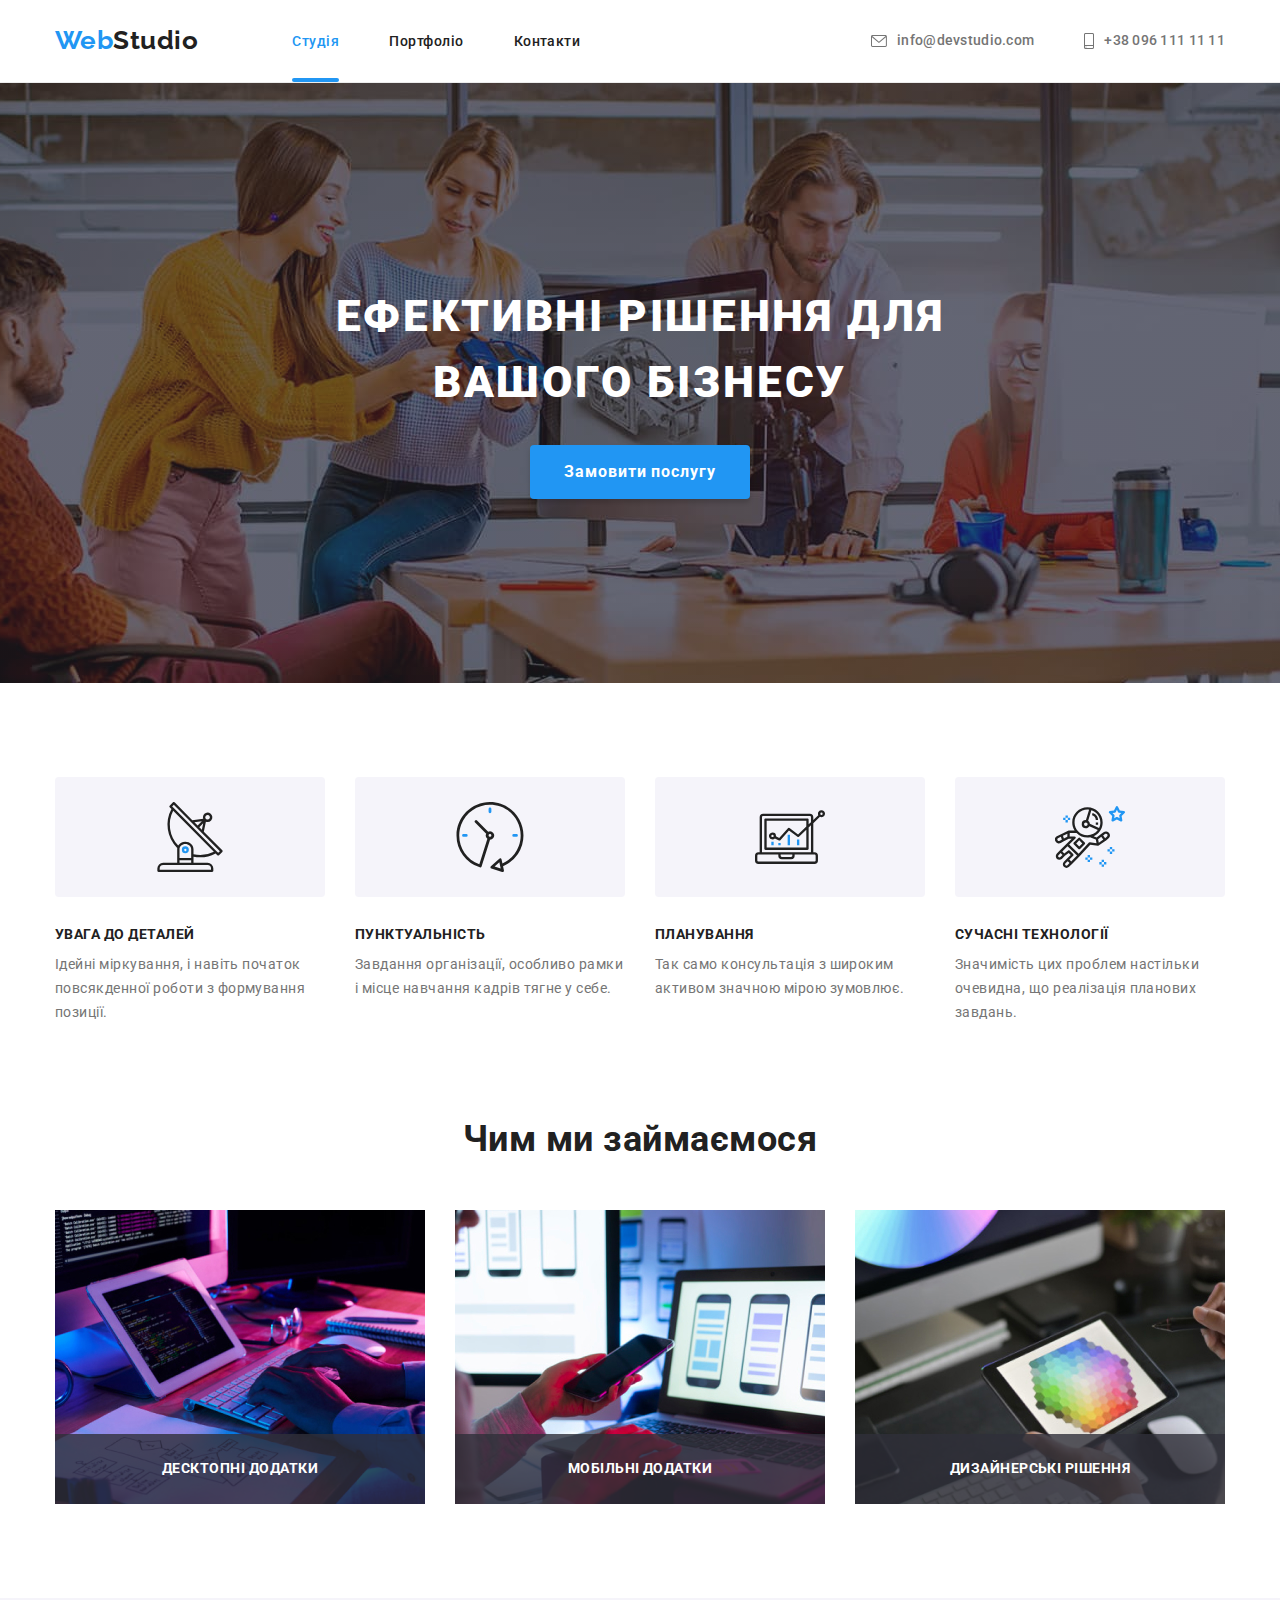
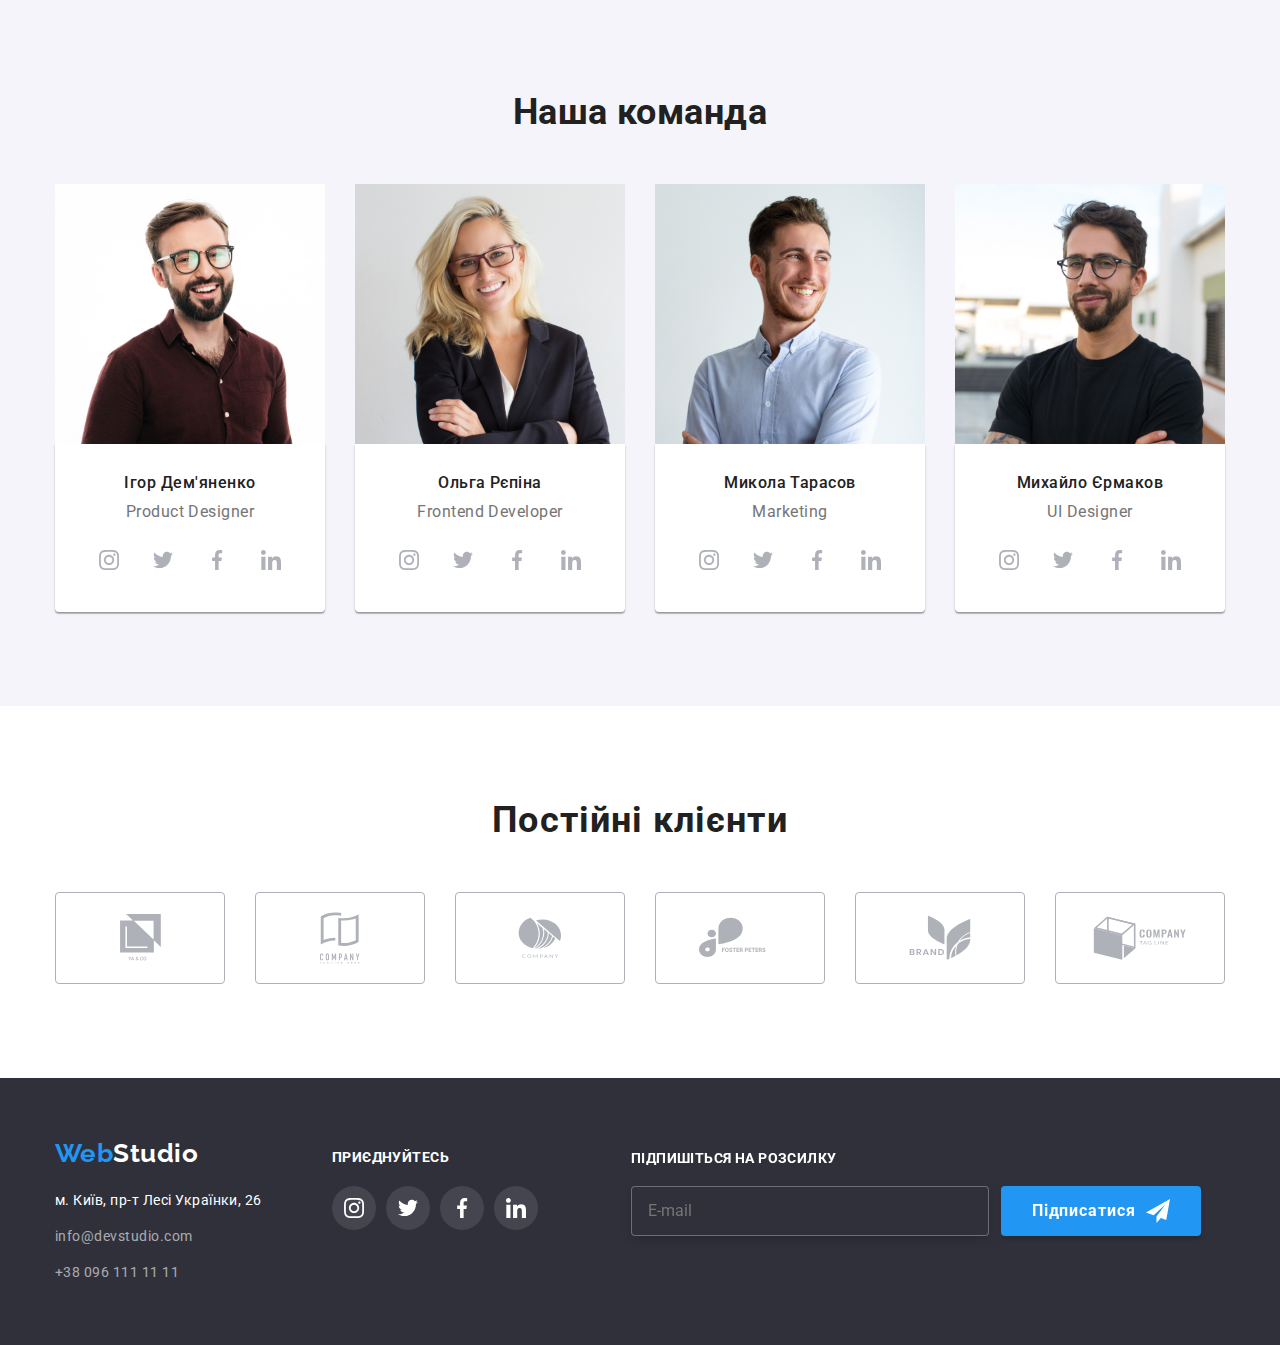
<file: index.html>
<!DOCTYPE html>
<html lang="uk">
  <head>
    <meta charset="UTF-8" />
    <meta http-equiv="X-UA-Compatible" content="IE=edge" />
    <meta name="viewport" content="width=device-width, initial-scale=1.0" />
    <title>Студія</title>
    <link rel="preconnect" href="https://fonts.googleapis.com" />
    <link rel="preconnect" href="https://fonts.gstatic.com" crossorigin />
    <link
      href="https://fonts.googleapis.com/css2?family=Raleway:wght@700&family=Roboto:wght@400;500;700;900&display=swap"
      rel="stylesheet"
    />
    <link
      rel="stylesheet"
      href="https://cdnjs.cloudflare.com/ajax/libs/modern-normalize/1.0.0/modern-normalize.min.css"
    />
    <link rel="stylesheet" href="./css/styles.css" />
  </head>
  <body>
    <!--Шапка-->
    <header class="header">
      <div class="container main-nav">
        <a href="" class="header-logo link"><span class="logo">Web</span>Studio</a>
        <nav>
          <ul class="site-nav list">
            <li class="item">
              <a href="./index.html" class="site-nav-item link current">Студія</a>
            </li>
            <li class="item">
              <a href="./portfolio.html" class="site-nav-item link">Портфоліо</a>
            </li>
            <li class="item"><a href="" class="site-nav-item link">Контакти</a></li>
          </ul>
        </nav>
        <ul class="list contacts">
          <li class="item header-icons">
            <a href="mailto:info@devstudio.com" class="contact-link link header-icon">
              <svg width="16" height="12" class="contact-icon">
                <use href="./images/icons.svg#icon-envelope"></use></svg
              >info@devstudio.com</a
            >
          </li>
          <li class="item header-icons">
            <a href="tel:+380961111111" class="contact-link link header-icon">
              <svg width="10" height="16" class="contact-icon">
                <use href="./images/icons.svg#icon-smartphone"></use></svg
              >+38 096 111 11 11</a
            >
          </li>
        </ul>
      </div>
    </header>
    <main>
      <!--Герой-->
      <section class="hero overlay">
        <div class="container">
          <h1 class="hero-title">Ефективні рішення для вашого бізнесу</h1>
          <button data-modal-open type="button" class="hero-button button">Замовити послугу</button>
        </div>
      </section>
      <!--Особливості-->
      <section class="about section">
        <div class="container">
          <h2 class="visually-hidden">Особливості</h2>
          <ul class="list about-list">
            <li class="item about-item icon-antenna">
              <h3 class="about-subtitle">УВАГА ДО ДЕТАЛЕЙ</h3>
              <p class="about-text">
                Ідейні міркування, і навіть початок повсякденної роботи з формування позиції.
              </p>
            </li>
            <li class="item about-item icon-clock">
              <h3 class="about-subtitle">ПУНКТУАЛЬНІСТЬ</h3>
              <p class="about-text">
                Завдання організації, особливо рамки і місце навчання кадрів тягне у себе.
              </p>
            </li>
            <li class="item about-item icon-diagram">
              <h3 class="about-subtitle">ПЛАНУВАННЯ</h3>
              <p class="about-text">
                Так само консультація з широким активом значною мірою зумовлює.
              </p>
            </li>
            <li class="item about-item icon-astronaut">
              <h3 class="about-subtitle">СУЧАСНІ ТЕХНОЛОГІЇ</h3>
              <p class="about-text">
                Значимість цих проблем настільки очевидна, що реалізація планових завдань.
              </p>
            </li>
          </ul>
        </div>
      </section>
      <!--Проекти-->
      <section class="projects section">
        <div class="container">
          <h2 class="projects-title">Чим ми займаємося</h2>
          <ul class="list works">
            <li class="item">
              <div class="projects-thumb">
                <img class="img" src="./images/box_1.jpg" alt="Написання коду" width="370" /><span
                  class="projects-item"
                  ><p class="projects-text">Десктопні додатки</p></span
                >
              </div>
            </li>
            <li class="item">
              <div class="projects-thumb">
                <img
                  class="img"
                  src="./images/box_2.jpg"
                  alt="Розробка мобільних додатків"
                  width="370"
                />
                <span class="projects-item"><p class="projects-text">Мобільні додатки</p></span>
              </div>
            </li>
            <li class="item">
              <div class="projects-thumb">
                <img class="img" src="./images/box_3.jpg" alt="Розробка дизайну" width="370" />
                <span class="projects-item"><p class="projects-text">Дизайнерські рішення</p></span>
              </div>
            </li>
          </ul>
        </div>
      </section>
      <!--Команда-->
      <section class="team section">
        <div class="container">
          <h2 class="team-title">Наша команда</h2>
          <ul class="list workers">
            <li class="item">
              <img class="img" src="./images/team_member_1.jpg" alt="Ігор Дем'яненко" width="270" />
              <div class="team-description">
                <h3 class="team-member">Ігор Дем'яненко</h3>
                <p lang="en" class="position">Product Designer</p>
                <ul class="team-soc-list list">
                  <li class="team-soc-items">
                    <a href="#" class="team-soc-link link"
                      ><svg width="20" height="20" class="soc-icon">
                        <use href="./images/icons.svg#icon-instagram"></use></svg
                    ></a>
                  </li>
                  <li class="team-soc-items">
                    <a href="#" class="team-soc-link link"
                      ><svg width="20" height="20" class="soc-icon">
                        <use href="./images/icons.svg#icon-twitter"></use></svg
                    ></a>
                  </li>
                  <li class="team-soc-items">
                    <a href="#" class="team-soc-link link"
                      ><svg width="20" height="20" class="soc-icon">
                        <use href="./images/icons.svg#icon-facebook"></use></svg
                    ></a>
                  </li>
                  <li class="team-soc-items">
                    <a href="#" class="team-soc-link link"
                      ><svg width="20" height="20" class="soc-icon">
                        <use href="./images/icons.svg#icon-linkedin"></use></svg
                    ></a>
                  </li>
                </ul>
              </div>
            </li>
            <li class="item">
              <img class="img" src="./images/team_member_2.jpg" alt="Ольга Рєпіна" width="270" />
              <div class="team-description">
                <h3 class="team-member">Ольга Рєпіна</h3>
                <p lang="en" class="position">Frontend Developer</p>
                <ul class="team-soc-list list">
                  <li class="team-soc-items">
                    <a href="#" class="team-soc-link link"
                      ><svg width="20" height="20" class="soc-icon">
                        <use href="./images/icons.svg#icon-instagram"></use></svg
                    ></a>
                  </li>
                  <li class="team-soc-items">
                    <a href="#" class="team-soc-link link"
                      ><svg width="20" height="20" class="soc-icon">
                        <use href="./images/icons.svg#icon-twitter"></use></svg
                    ></a>
                  </li>
                  <li class="team-soc-items">
                    <a href="#" class="team-soc-link link"
                      ><svg width="20" height="20" class="soc-icon">
                        <use href="./images/icons.svg#icon-facebook"></use></svg
                    ></a>
                  </li>
                  <li class="team-soc-items">
                    <a href="#" class="team-soc-link link"
                      ><svg width="20" height="20" class="soc-icon">
                        <use href="./images/icons.svg#icon-linkedin"></use></svg
                    ></a>
                  </li>
                </ul>
              </div>
            </li>
            <li class="item">
              <img class="img" src="./images/team_member_3.jpg" alt="Микола Тарасов" width="270" />
              <div class="team-description">
                <h3 class="team-member">Микола Тарасов</h3>
                <p lang="en" class="position">Marketing</p>
                <ul class="team-soc-list list">
                  <li class="team-soc-items">
                    <a href="#" class="team-soc-link link"
                      ><svg width="20" height="20" class="soc-icon">
                        <use href="./images/icons.svg#icon-instagram"></use></svg
                    ></a>
                  </li>
                  <li class="team-soc-items">
                    <a href="#" class="team-soc-link link"
                      ><svg width="20" height="20" class="soc-icon">
                        <use href="./images/icons.svg#icon-twitter"></use></svg
                    ></a>
                  </li>
                  <li class="team-soc-items">
                    <a href="#" class="team-soc-link link"
                      ><svg width="20" height="20" class="soc-icon">
                        <use href="./images/icons.svg#icon-facebook"></use></svg
                    ></a>
                  </li>
                  <li class="team-soc-items">
                    <a href="#" class="team-soc-link link"
                      ><svg width="20" height="20" class="soc-icon">
                        <use href="./images/icons.svg#icon-linkedin"></use></svg
                    ></a>
                  </li>
                </ul>
              </div>
            </li>
            <li class="item">
              <img class="img" src="./images/team_member_4.jpg" alt="Михайло Єрмаков" width="270" />
              <div class="team-description">
                <h3 class="team-member" class="position">Михайло Єрмаков</h3>
                <p lang="en" class="position">UI Designer</p>
                <ul class="team-soc-list list">
                  <li class="team-soc-items">
                    <a href="#" class="team-soc-link link"
                      ><svg width="20" height="20" class="soc-icon">
                        <use href="./images/icons.svg#icon-instagram"></use></svg
                    ></a>
                  </li>
                  <li class="team-soc-items">
                    <a href="#" class="team-soc-link link"
                      ><svg width="20" height="20" class="soc-icon">
                        <use href="./images/icons.svg#icon-twitter"></use></svg
                    ></a>
                  </li>
                  <li class="team-soc-items">
                    <a href="#" class="team-soc-link link"
                      ><svg width="20" height="20" class="soc-icon">
                        <use href="./images/icons.svg#icon-facebook"></use></svg
                    ></a>
                  </li>
                  <li class="team-soc-items">
                    <a href="#" class="team-soc-link link"
                      ><svg width="20" height="20" class="soc-icon">
                        <use href="./images/icons.svg#icon-linkedin"></use></svg
                    ></a>
                  </li>
                </ul>
              </div>
            </li>
          </ul>
        </div>
      </section>
      <!--Наші Клієнти-->
      <section class="section">
        <div class="container">
          <h2 class="clients-title">Постійні клієнти</h2>
          <ul class="list clients-list">
            <li class="clients-items">
              <a href="#" class="clients-link link"
                ><svg width="41" height="46.7" class="clients-icon">
                  <use href="./images/icons.svg#icon-company1"></use></svg
              ></a>
            </li>
            <li class="clients-items">
              <a href="#" class="clients-link link"
                ><svg width="40" height="52" class="clients-icon">
                  <use href="./images/icons.svg#icon-company2"></use></svg
              ></a>
            </li>
            <li class="clients-items">
              <a href="#" class="clients-link link"
                ><svg width="43.5" height="41.2" class="clients-icon">
                  <use href="./images/icons.svg#icon-company3"></use></svg
              ></a>
            </li>
            <li class="clients-items">
              <a href="#" class="clients-link link"
                ><svg width="84.5" height="40.6" class="clients-icon">
                  <use href="./images/icons.svg#icon-company4"></use></svg
              ></a>
            </li>
            <li class="clients-items">
              <a href="#" class="clients-link link"
                ><svg width="62.5" height="45.5" class="clients-icon">
                  <use href="./images/icons.svg#icon-company5"></use></svg
              ></a>
            </li>
            <li class="clients-items">
              <a href="#" class="clients-link link"
                ><svg width="93.8" height="44" class="clients-icon">
                  <use href="./images/icons.svg#icon-company6"></use></svg
              ></a>
            </li>
          </ul>
        </div>
      </section>
    </main>
    <!-- Модальне вікно-->
    <div class="backdrop is-hidden" data-modal>
      <div class="modal">
        <button data-modal-close class="modal-button">
          <svg class="modal-button-icon" width="10" height="10">
            <use href="./images/icons.svg#icon-vector"></use>
          </svg>
        </button>
        <h3 class="modal-title">Залиште свої дані, ми вам передзвонимо</h3>
        <form class="form">
          <div class="form-field">
            <label for="name" class="form-label">Ім'я</label>
            <input type="text" name="name" id="name" class="form-input" />
            <span class="modal-icon"> <svg width="12" height="12">
              <use href="./images/icons.svg#icon-name"></use>
            </svg></span>
          </div>

          <div class="form-field">
            <label for="tel" class="form-label">Телефон</label>
            <input type="tel" id="tel" class="form-input" />
                        <span class="modal-icon"> <svg width="13" height="13">
              <use href="./images/icons.svg#icon-tel"></use>
            </svg></span>
          </div>

          <div class="form-field">
            <label for="email" class="form-label">Пошта</label>
            <input type="email" id="email" class="form-input" />
                        <span class="modal-icon"> <svg width="15" height="12">
              <use href="./images/icons.svg#icon-mail"></use>
            </svg></span>
          </div>

          <div class="form-field">
            <label for="comment" class="form-label">Коментар</label>
            <textarea
              name="comment"
              id="comment"
              placeholder="Введіть текст"
              class="comment"
            ></textarea>
          </div>
        <label class="form-label checkbox-label">  
          <input class="checkbox" type="checkbox" name="policy" />
        <span class="checkbox-icon">
          <svg class="checkbox-icon-unchecked" width="16" height="15">
            <use href="./images/icons.svg#icon-check"></use>
          </svg>
        </span>
        Погоджуюся з розсилкою та приймаю <a class="conditions" href="#">Умови договору</a>
          </label>
          <button type="submit" class="button submit-button">Відправити</button>
        </form>
      </div>
    </div>
    <!--Футер-->
    <footer class="footer">
      <div class="container foot-main">
        <div class="footer-first-block">
          <a href="" class="header-logo link"
            ><span class="logo">Web</span><span class="footer-logo">Studio</span></a
          >
          <address>
            <ul class="list footer-list">
              <li class="item">
                <a
                  href="https://goo.gl/maps/WLkPibH6AAruyhGU8"
                  target="_blank"
                  rel="noopener noreferrer nofollow "
                  class="link map"
                  >м. Київ, пр-т Лесі Українки, 26
                </a>
              </li>
              <li class="item">
                <a href="mailto:info@devstudio.com" class="link footer-contacts"
                  >info@devstudio.com</a
                >
              </li>
              <li class="item">
                <a href="tel:+380961111111" class="link footer-contacts">+38 096 111 11 11</a>
              </li>
            </ul>
          </address>
        </div>
        <!--Приєднуйся-->
        <div class="footer-join">
          <h3 class="footer-title">приєднуйтесь</h3>
          <ul class="list footer-soc-list">
            <li class="footer-soc-items">
              <a href="#" class="footer-soc-link link">
                <svg width="20" height="20">
                  <use href="./images/icons.svg#icon-instagram"></use>
                </svg>
              </a>
            </li>
            <li class="footer-soc-items">
              <a href="#" class="footer-soc-link link">
                <svg width="20" height="20">
                  <use href="./images/icons.svg#icon-twitter"></use>
                </svg>
              </a>
            </li>
            <li class="footer-soc-items">
              <a href="#" class="footer-soc-link link">
                <svg width="20" height="20">
                  <use href="./images/icons.svg#icon-facebook"></use>
                </svg>
              </a>
            </li>
            <li class="footer-soc-items">
              <a href="#" class="footer-soc-link link">
                <svg width="20" height="20">
                  <use href="./images/icons.svg#icon-linkedin"></use>
                </svg>
              </a>
            </li>
          </ul>
        </div>
        <!--Підпишись-->
        <form class="subscribe-form">
          <div class="footer-form">
            <label for="mail">Підпишіться на розсилку</label>
            <input type="mail" name="mail" id="mail" placeholder="E-mail" />
          </div>
          <div class="footer-button">
            <button type="submit" class="submit-footer-button"> Підписатися
              <svg width="24" height="24" class="subscribe-icon">
              <use href="./images/icons.svg#icon-send"></use>
            </button>
            </svg>
          </div>
        </form>
      </div>
    </footer>
    <script src="./js/modal.js"></script>
  </body>
</html>
</file>
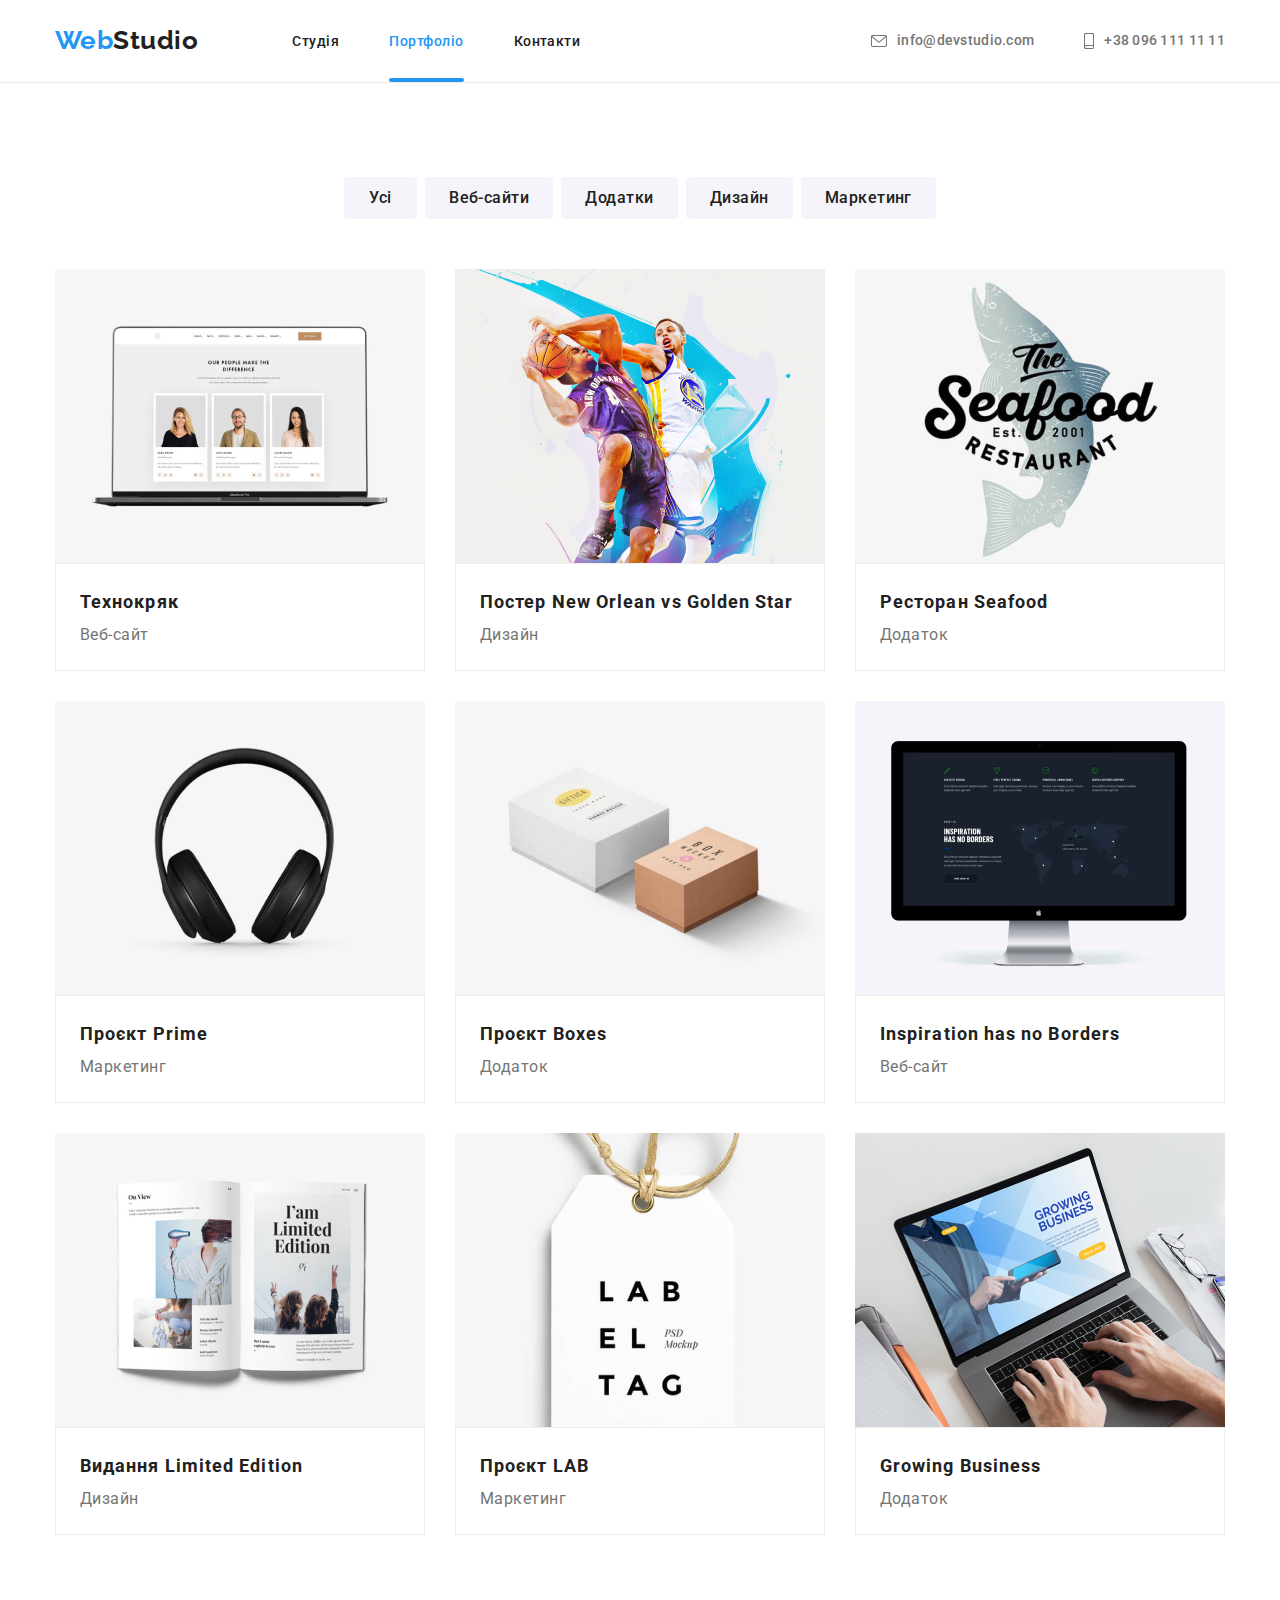
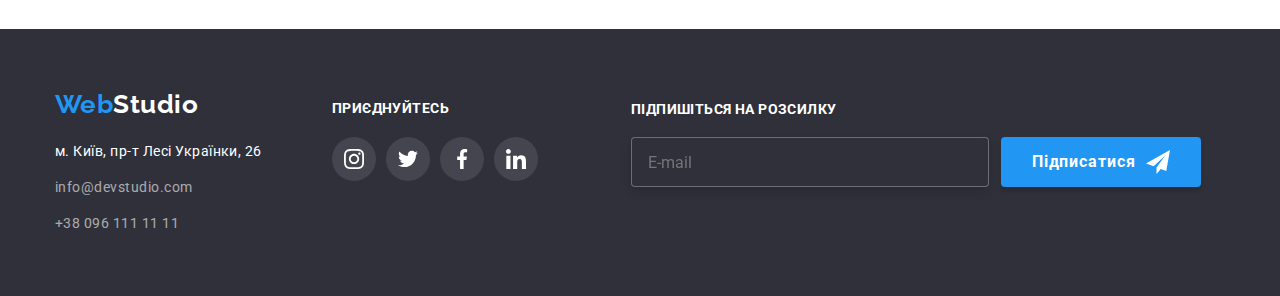
<file: portfolio.html>
<!DOCTYPE html>
<html lang="uk">
  <head>
    <meta charset="UTF-8" />
    <meta http-equiv="X-UA-Compatible" content="IE=edge" />
    <meta name="viewport" content="width=device-width, initial-scale=1.0" />
    <title>Портфоліо</title>
    <link rel="preconnect" href="https://fonts.googleapis.com" />
    <link rel="preconnect" href="https://fonts.gstatic.com" crossorigin />
    <link
      href="https://fonts.googleapis.com/css2?family=Raleway:wght@700&family=Roboto:wght@400;500;700;900&display=swap"
      rel="stylesheet"
    />
    <link
      rel="stylesheet"
      href="https://cdnjs.cloudflare.com/ajax/libs/modern-normalize/1.0.0/modern-normalize.min.css"
    />
    <link rel="stylesheet" href="./css/styles.css" />
  </head>
  <body>
    <!--Шапка-->
    <header class="header">
      <div class="container main-nav">
        <a href="" class="header-logo link"><span class="logo">Web</span>Studio</a>
        <nav>
          <ul class="site-nav list">
            <li class="item"><a href="./index.html" class="site-nav-item link">Студія</a></li>
            <li class="item"><a href="" class="site-nav-item link current">Портфоліо</a></li>
            <li class="item"><a href="" class="site-nav-item link">Контакти</a></li>
          </ul>
        </nav>
        <ul class="list contacts">
          <li class="item header-icons">
            <a href="mailto:info@devstudio.com" class="contact-link link header-icon">
              <svg width="16" height="12" class="contact-icon">
                <use href="./images/icons.svg#icon-envelope"></use></svg
              >info@devstudio.com</a
            >
          </li>
          <li class="item header-icons">
            <a href="tel:+380961111111" class="contact-link link header-icon">
              <svg width="10" height="16" class="contact-icon">
                <use href="./images/icons.svg#icon-smartphone"></use></svg
              >+38 096 111 11 11</a
            >
          </li>
        </ul>
      </div>
    </header>
    <main>
      <!--Портфоліо-->
      <section class="portfolio section">
        <div class="container">
          <h1 class="visually-hidden">Портфоліо</h1>
          <ul class="list filter">
            <li class="item"><button type="button" class="button portfolio-button">Усі</button></li>
            <li class="item">
              <button type="button" class="button portfolio-button">Веб-сайти</button>
            </li>
            <li class="item">
              <button type="button" class="button portfolio-button">Додатки</button>
            </li>
            <li class="item">
              <button type="button" class="button portfolio-button">Дизайн</button>
            </li>
            <li class="item">
              <button type="button" class="button portfolio-button">Маркетинг</button>
            </li>
          </ul>
          <ul class="list portfolio-projects">
            <li class="item">
              <div class="portfolio-box">
                <div class="portfolio-thumb">
                  <img src="./images/project_1.jpg" alt="Ноутбук" width="370" />
                  <div class="portfolio-overlay">
                    <span class="portfolio-description"
                      ><p class="portfolio-text">
                        Ресурс пропонує комплексні пропозиції з різним рівнем функціоналу та
                        сервісів. Все це дозволить відвідувачу отримати вичерпні відомості про
                        компанію чи приватну особу.
                      </p></span
                    >
                  </div>
                </div>
                <div class="portfolio-content">
                  <h2 class="portfolio-title">Технокряк</h2>
                  <p class="portfolio-filter">Веб-сайт</p>
                </div>
              </div>
            </li>
            <li class="item">
              <div class="portfolio-box">
                <div class="portfolio-thumb">
                  <img src="./images/project_2.jpg" alt="Постер" width="370" />
                  <div class="portfolio-overlay">
                    <span class="portfolio-description"
                      ><p class="portfolio-text">
                        Ресурс пропонує комплексні пропозиції з різним рівнем функціоналу та
                        сервісів. Все це дозволить відвідувачу отримати вичерпні відомості про
                        компанію чи приватну особу.
                      </p></span
                    >
                  </div>
                </div>
                <div class="portfolio-content">
                  <h2 class="portfolio-title">Постер New Orlean vs Golden Star</h2>
                  <p class="portfolio-filter">Дизайн</p>
                </div>
              </div>
            </li>
            <li class="item">
              <div class="portfolio-box">
                <div class="portfolio-thumb">
                  <img src="./images/project_3.jpg" alt="Ресторан" width="370" />
                  <div class="portfolio-overlay">
                    <span class="portfolio-description"
                      ><p class="portfolio-text">
                        Ресурс пропонує комплексні пропозиції з різним рівнем функціоналу та
                        сервісів. Все це дозволить відвідувачу отримати вичерпні відомості про
                        компанію чи приватну особу.
                      </p></span
                    >
                  </div>
                </div>
                <div class="portfolio-content">
                  <h2 class="portfolio-title">Ресторан Seafood</h2>
                  <p class="portfolio-filter">Додаток</p>
                </div>
              </div>
            </li>
            <li class="item">
              <div class="portfolio-box">
                <div class="portfolio-thumb">
                  <img src="./images/project_4.jpg" alt="Навушники" width="370" />
                  <div class="portfolio-overlay">
                    <span class="portfolio-description"
                      ><p class="portfolio-text">
                        Ресурс пропонує комплексні пропозиції з різним рівнем функціоналу та
                        сервісів. Все це дозволить відвідувачу отримати вичерпні відомості про
                        компанію чи приватну особу.
                      </p></span
                    >
                  </div>
                </div>
                <div class="portfolio-content">
                  <h2 class="portfolio-title">Проєкт Prime</h2>
                  <p class="portfolio-filter">Маркетинг</p>
                </div>
              </div>
            </li>
            <li class="item">
              <div class="portfolio-box">
                <div class="portfolio-thumb">
                  <img src="./images/project_5.jpg" alt="Коробки" width="370" />
                  <div class="portfolio-overlay">
                    <span class="portfolio-description"
                      ><p class="portfolio-text">
                        Ресурс пропонує комплексні пропозиції з різним рівнем функціоналу та
                        сервісів. Все це дозволить відвідувачу отримати вичерпні відомості про
                        компанію чи приватну особу.
                      </p></span
                    >
                  </div>
                </div>
                <div class="portfolio-content">
                  <h2 class="portfolio-title">Проєкт Boxes</h2>
                  <p class="portfolio-filter">Додаток</p>
                </div>
              </div>
            </li>
            <li class="item">
              <div class="portfolio-box">
                <div class="portfolio-thumb">
                  <img src="./images/project_6.jpg" alt="Стаціонарний комп'ютер" width="370" />
                  <div class="portfolio-overlay">
                    <span class="portfolio-description"
                      ><p class="portfolio-text">
                        Ресурс пропонує комплексні пропозиції з різним рівнем функціоналу та
                        сервісів. Все це дозволить відвідувачу отримати вичерпні відомості про
                        компанію чи приватну особу.
                      </p></span
                    >
                  </div>
                </div>
                <div class="portfolio-content">
                  <h2 lang="en" class="portfolio-title">Inspiration has no Borders</h2>
                  <p class="portfolio-filter">Веб-сайт</p>
                </div>
              </div>
            </li>
            <li class="item">
              <div class="portfolio-box">
                <div class="portfolio-thumb">
                  <img src="./images/project_7.jpg" alt="Відкрита книга" width="370" />
                  <div class="portfolio-overlay">
                    <span class="portfolio-description"
                      ><p class="portfolio-text">
                        Ресурс пропонує комплексні пропозиції з різним рівнем функціоналу та
                        сервісів. Все це дозволить відвідувачу отримати вичерпні відомості про
                        компанію чи приватну особу.
                      </p></span
                    >
                  </div>
                </div>
                <div class="portfolio-content">
                  <h2 class="portfolio-title">Видання Limited Edition</h2>
                  <p class="portfolio-filter">Дизайн</p>
                </div>
              </div>
            </li>
            <li class="item">
              <div class="portfolio-box">
                <div class="portfolio-thumb">
                  <img src="./images/project_8.jpg" alt="Етикетка" width="370" />
                  <div class="portfolio-overlay">
                    <span class="portfolio-description"
                      ><p class="portfolio-text">
                        Ресурс пропонує комплексні пропозиції з різним рівнем функціоналу та
                        сервісів. Все це дозволить відвідувачу отримати вичерпні відомості про
                        компанію чи приватну особу.
                      </p></span
                    >
                  </div>
                </div>
                <div class="portfolio-content">
                  <h2 class="portfolio-title">Проєкт LAB</h2>
                  <p class="portfolio-filter">Маркетинг</p>
                </div>
              </div>
            </li>
            <li class="item">
              <div class="portfolio-box">
                <div class="portfolio-thumb">
                  <img src="./images/project_9.jpg" alt="Руки на клавіатурі ноутбука" width="370" />
                  <div class="portfolio-overlay">
                    <span class="portfolio-description"
                      ><p class="portfolio-text">
                        Ресурс пропонує комплексні пропозиції з різним рівнем функціоналу та
                        сервісів. Все це дозволить відвідувачу отримати вичерпні відомості про
                        компанію чи приватну особу.
                      </p></span
                    >
                  </div>
                </div>
                <div class="portfolio-content">
                  <h2 lang="en" class="portfolio-title">Growing Business</h2>
                  <p class="portfolio-filter">Додаток</p>
                </div>
              </div>
            </li>
          </ul>
        </div>
      </section>
    </main>
    <!--Футер-->
    <footer class="footer">
      <div class="container foot-main">
        <div class="footer-first-block">
          <a href="" class="header-logo link"
            ><span class="logo">Web</span><span class="footer-logo">Studio</span></a
          >
          <address>
            <ul class="list footer-list">
              <li class="item">
                <a
                  href="https://goo.gl/maps/WLkPibH6AAruyhGU8"
                  target="_blank"
                  rel="noopener noreferrer nofollow "
                  class="link map"
                  >м. Київ, пр-т Лесі Українки, 26
                </a>
              </li>
              <li class="item">
                <a href="mailto:info@devstudio.com" class="link footer-contacts"
                  >info@devstudio.com</a
                >
              </li>
              <li class="item">
                <a href="tel:+380961111111" class="link footer-contacts">+38 096 111 11 11</a>
              </li>
            </ul>
          </address>
        </div>
        <!--Приєднуйся-->
        <div class="footer-join">
          <h3 class="footer-title">приєднуйтесь</h3>
          <ul class="list footer-soc-list">
            <li class="footer-soc-items">
              <a href="#" class="footer-soc-link link">
                <svg width="20" height="20">
                  <use href="./images/icons.svg#icon-instagram"></use>
                </svg>
              </a>
            </li>
            <li class="footer-soc-items">
              <a href="#" class="footer-soc-link link">
                <svg width="20" height="20">
                  <use href="./images/icons.svg#icon-twitter"></use>
                </svg>
              </a>
            </li>
            <li class="footer-soc-items">
              <a href="#" class="footer-soc-link link">
                <svg width="20" height="20">
                  <use href="./images/icons.svg#icon-facebook"></use>
                </svg>
              </a>
            </li>
            <li class="footer-soc-items">
              <a href="#" class="footer-soc-link link">
                <svg width="20" height="20">
                  <use href="./images/icons.svg#icon-linkedin"></use>
                </svg>
              </a>
            </li>
          </ul>
        </div>
                <!--Підпишись-->
        <form class="subscribe-form">
          <div class="footer-form">
            <label for="mail">Підпишіться на розсилку</label>
            <input type="mail" name="mail" id="mail" placeholder="E-mail" />
          </div>
          <div class="footer-button">
            <button type="submit" class="submit-footer-button"> Підписатися
              <svg width="24" height="24" class="subscribe-icon">
              <use href="./images/icons.svg#icon-send"></use>
            </button>
            </svg>
          </div>
        </form>
      </div>
    </footer>
  </body>
</html>
</file>
<file: css/styles.css>
/* Цвет основного текста #212121 */
/* Вторичный цвет текста #757575 */
/* Акцентный цвет #2196F3 */
/* Белый #FFFFFF */
/* фон - #F5F5F5 */
/* Вторичный фон #F5F4FA */
:root {
  --main-text-color: #757575;
  --secondary-text-color: #212121;
  --accent-color: #2196f3;
  --main-color: #ffffff;
  --dark-background-color: #2f303a;
  --main-background-color: #f5f5f5;
  --main-font: 'Roboto', sans-serif;
  --element-gap: 30px;
}
body {
  font-family: var(--main-font);
  letter-spacing: 0.03em;
  color: var(--secondary-text-color);
}
textarea {
  resize: none;
}
/* ----------Загальні класи---------- */
.container {
  width: 1200px;
  text-align: center;
  margin-left: auto;
  margin-right: auto;
  padding-left: 15px;
  padding-right: 15px;
}

h1,
h2,
h3,
p {
  margin-bottom: 0;
  margin-top: 0;
}
img {
  display: block;
  max-width: 100%;
}

.section {
  padding-top: 94px;
  padding-bottom: 94px;
}
.list {
  list-style: none;
  margin: 0;
  padding: 0;
}
.link {
  text-decoration: none;
}
.button {
  display: inline-block;
  font-family: inherit;
  cursor: pointer;
  border-radius: 4px;
  text-align: center;
  border-color: transparent;
  min-width: 73px;
}
.button:hover,
.button:focus {
  background-color: var(--accent-color);
}
.visually-hidden {
  position: absolute;
  width: 1px;
  height: 1px;
  margin: -1px;
  border: 0;
  padding: 0;

  white-space: nowrap;
  overflow: hidden;
}

.about,
.projects {
  background: var(--main-color);
}

/* -----------Шапка----------- */
.header {
  background-color: var(--main-color);
  border-bottom: 1px solid #ececec;
}

.header-logo {
  font-family: 'Raleway', sans-serif;
  font-weight: 700;
  font-size: 26px;
  line-height: 1.2;

  color: var(--secondary-text-color);
}

.logo {
  color: var(--accent-color);
}
.header-icon {
  align-items: center;
}
.contact-link {
  font-weight: 500;
  font-size: 14px;
  line-height: 1.14;
  letter-spacing: 0.02em;
  padding-top: 32px;
  padding-bottom: 32px;
  color: var(--main-text-color);
  align-items: center;

  transition: background-color 250ms cubic-bezier(0.4, 0, 0.2, 1);
}

.contact-link:hover,
.contact-link:focus {
  color: var(--accent-color);
}
.contact-icon {
  margin-right: 10px;
  fill: var(--main-text-color);

  transition: fill 250ms cubic-bezier(0.4, 0, 0.2, 1);
}
.header-icon:hover .contact-icon,
.header-icon:focus .contact-icon {
  fill: var(--accent-color);
}
.main-nav {
  display: flex;
  align-items: center;
}
.contacts {
  display: flex;
  margin-left: auto;
  justify-content: center;
  align-items: center;
}
.contacts .item + .item {
  margin-left: 50px;
}
.header-icon {
  display: flex;
  align-items: center;
}
/* ----------Site nav---------- */

.site-nav {
  display: flex;
  margin-left: 94px;
}

.site-nav .link {
  color: var(--secondary-text-color);

  transition: color 250ms cubic-bezier(0.4, 0, 0.2, 1);
}
.site-nav .link:hover,
.site-nav .link:focus {
  color: var(--accent-color);
}
.site-nav .link.current {
  color: var(--accent-color);
}

.site-nav-item {
  position: relative;
  display: block;
  font-weight: 500;
  font-size: 14px;
  line-height: 1.14;
  padding-top: 34px;
  padding-bottom: 32px;
}
.site-nav-item.current::after {
  content: '';
  width: 100%;
  height: 4px;
  position: absolute;
  bottom: 0;
  left: 0;
  border-radius: 2px;
  background-color: var(--accent-color);
}

.site-nav .item:not(:last-child) {
  margin-right: 50px;
}

/* ---------- Герой ----------*/
.hero {
  padding-top: 200px;
  padding-bottom: 200px;
  background: var(--dark-background-color);
}

.overlay {
  height: 600px;
  max-width: 1600px;
  margin: 0 auto;
  background-image: linear-gradient(to right, rgba(47, 48, 58, 0.4), rgba(47, 48, 58, 0.4)),
    url(../images/hero.jpg);
  background-repeat: no-repeat;
  background-size: cover;
  background-position: center;
}

.hero-title {
  margin-bottom: 30px;
  font-weight: 900;
  font-size: 44px;
  line-height: 1.5;
  letter-spacing: 0.06em;
  text-transform: uppercase;
  max-width: 696px;
  margin-left: auto;
  margin-right: auto;

  color: var(--main-color);
}
.hero-button {
  font-weight: 700;
  font-size: 16px;
  line-height: 1.87;
  letter-spacing: 0.06em;
  color: var(--main-color);
  background-color: var(--accent-color);
  box-shadow: 0px 4px 4px rgba(0, 0, 0, 0.15);
  padding: 10px 32px;
}

/* -----------Особливості----------- */

.about-subtitle {
  font-size: 14px;
  line-height: 1.14;
  text-transform: uppercase;

  color: var(--secondary-text-color);
}

.about {
  padding-bottom: 0;
}

.about-item::before {
  display: block;
  content: '';
  height: 120px;
  background-color: #f5f4fa;
  margin-bottom: 30px;
  background-repeat: no-repeat;
  background-position: center;
  border-radius: 4px;
}

.icon-antenna::before {
  background-image: url(../images/antenna.svg);
}

.icon-clock::before {
  background-image: url(../images/clock.svg);
}

.icon-diagram::before {
  background-image: url(../images/diagram.svg);
}

.icon-astronaut::before {
  background-image: url(../images/astronaut.svg);
}
.about-text {
  font-size: 14px;
  line-height: 1.71;
  margin-top: 10px;

  color: var(--main-text-color);
}

.about-list {
  display: flex;
  text-align: left;
}
.about-list .item + .item {
  margin-left: var(--element-gap);
}

.about-list .item {
  width: 270px;
}
/* -----------Проекти-----------*/
.projects {
  padding-bottom: 94px;
}
.projects-title {
  font-size: 36px;
  line-height: 1.16;
  margin-bottom: 50px;
  color: var(--secondary-text-color);
}
.works {
  display: flex;
}

.works .item + .item {
  margin-left: var(--element-gap);
}

.projects-thumb {
  position: relative;
}
.projects-item {
  position: absolute;
  bottom: 0;
  left: 0;
  height: 70px;
  width: 370px;

  background: rgba(47, 48, 58, 0.8);
}

.projects-text {
  font-weight: 700;
  font-size: 14px;
  line-height: 1.14;
  text-align: center;
  text-transform: uppercase;
  padding-top: 27px;
  color: var(--main-color);
}
/* -----------Команда----------- */
.workers {
  display: flex;
}

.workers .item + .item {
  margin-left: var(--element-gap);
}

.workers .item {
  width: 270px;
}

.team {
  background-color: #f5f4fa;
}

.team-description {
  padding-bottom: 30px;
  padding-top: 30px;
  box-shadow: 0px 1px 3px rgba(0, 0, 0, 0.12), 0px 1px 1px rgba(0, 0, 0, 0.14),
    0px 2px 1px rgba(0, 0, 0, 0.2);
  border-radius: 0px 0px 4px 4px;
  background-color: var(--main-color);
}
.team-title {
  font-size: 36px;
  line-height: 1.16;
  margin-bottom: 50px;
  color: var(--secondary-text-color);
}
.team-member {
  font-weight: 500;
  font-size: 16px;
  line-height: 1.18;

  color: var(--secondary-text-color);
}
.position {
  font-size: 16px;
  line-height: 1.18;
  margin-top: 10px;

  color: var(--main-text-color);
}

.team-soc-list {
  display: flex;
  justify-content: center;
  align-items: center;
  margin-top: 16px;
}
.team-soc-items {
  width: 44px;
  height: 44px;
}

.team-soc-items:not(:last-child) {
  margin-right: 10px;
}

.team-soc-link {
  width: 100%;
  height: 100%;
  display: flex;
  border-radius: 50%;
  justify-content: center;
  align-items: center;
  fill: #afb1b8;

  transition: background-color 250ms cubic-bezier(0.4, 0, 0.2, 1);
}
.soc-icon {
  transition: fill 250ms cubic-bezier(0.4, 0, 0.2, 1);
}
.team-soc-link:hover .soc-icon,
.team-soc-link:focus .soc-icon {
  fill: var(--main-color);
}
.team-soc-link:hover,
.team-soc-link:focus {
  background-color: var(--accent-color);
}

/* ------------- Наші клієнти---------- */
.clients-title {
  font-size: 36px;
  line-height: 1.16;
  text-align: center;
  letter-spacing: 0.03em;
}

.clients-list {
  display: flex;
  justify-content: center;
  align-items: center;
  margin-top: 50px;
}
.clients-items:not(:last-child) {
  margin-right: 30px;
}
.clients-items {
  width: 170px;
  height: 92px;
}
.clients-link {
  width: 100%;
  height: 100%;
  display: flex;
  justify-content: center;
  align-items: center;
  border: 1px solid #afb1b8;
  border-radius: 4px;
  fill: #afb1b8;

  transition: fill 250ms cubic-bezier(0.4, 0, 0.2, 1),
    border-color 250ms cubic-bezier(0.4, 0, 0.2, 1);
}
.clients-link:hover,
.clients-link:focus {
  fill: var(--accent-color);
}
.clients-link:hover,
.clients-link:focus {
  border-color: var(--accent-color);
}

/* ---------- Модальне вікно--------- */
.backdrop {
  position: fixed;
  top: 0;
  left: 0;
  width: 100vw;
  height: 100vh;
  background: rgba(0, 0, 0, 0.2);

  opacity: 1;
  transition: opacity 250ms cubic-bezier(0.4, 0, 0.2, 1);
}

.backdrop.is-hidden {
  opacity: 0;
  pointer-events: none;
}
.modal {
  position: relative;
  top: 50%;
  left: 50%;
  transform: translate(-50%, -50%) scale(1);
  width: 528px;
  height: 581px;
  padding: 40px;
  background: var(--main-color);
  box-shadow: 0px 1px 3px rgba(0, 0, 0, 0.12), 0px 1px 1px rgba(0, 0, 0, 0.14),
    0px 2px 1px rgba(0, 0, 0, 0.2);
  border-radius: 4px;
}

.backdrop.is-hidden .modal {
  transition: translate(-50% -50%) scale(0.9);
}
.modal-button {
  position: absolute;
  right: 0;
  width: 30px;
  height: 30px;
  border-radius: 50%;
  background: var(--main-color);
  border: 1px solid rgba(0, 0, 0, 0.1);
  margin-top: 8px;
  margin-right: 8px;
  cursor: pointer;
  top: 0;
  transition: fill 250ms cubic-bezier(0.4, 0, 0.2, 1);
}

.modal-button:hover,
.modal-button:focus {
  fill: var(--accent-color);
}

.modal-title {
  font-weight: 700;
  font-size: 20px;
  line-height: 1.15;
  text-align: center;
  margin-bottom: 12px;
  color: #212121;
}
.form-field:not(:last-child) {
  margin-bottom: 12px;
}
.form {
  margin-left: auto;
  margin-right: auto;
}
.form-field {
  display: flex;
  flex-direction: column;
  position: relative;
}
.form-field label {
  margin-bottom: 4px;
}
.form-field input {
  outline: none;
  margin: 0;
  padding-left: 42px;
  width: 448px;
  height: 40px;
  border: 1px solid rgba(33, 33, 33, 0.2);
  border-radius: 4px;
}

.form-field input::placeholder {
  font-weight: 400;
  font-size: 12px;
  line-height: 1.6;
  letter-spacing: 0.01em;
}
.form-field textarea::placeholder {
  font-weight: 400;
  font-size: 12px;
  line-height: 1.16;
  letter-spacing: 0.01em;
  color: rgba(117, 117, 117, 0.5);
}
.modal-icon {
  position: absolute;
  top: 50%;
  left: 15px;
  display: inline-block;
}

.form-input:focus ~ .modal-icon,
.form-input:hover ~ .modal-icon {
  fill: var(--accent-color);
}

.form-input:focus,
.form-input:hover {
  border-color: var(--accent-color);
}

.form-label {
  font-weight: 400;
  font-size: 12px;
  line-height: 1.16;
  letter-spacing: 0.01em;
  color: #757575;
}
.comment {
  outline: none;
  padding: 12px 16px;
  width: 448px;
  height: 120px;
  border: 1px solid rgba(33, 33, 33, 0.2);
  border-radius: 4px;
}
.comment:hover,
.comment:focus {
  border-color: var(--accent-color);
}
.checkbox {
  -webkit-appearance: none;
  -moz-appearance: none;
  appearance: none;
  position: absolute;
}

.button.submit-button {
  display: flex;
  margin-left: auto;
  margin-right: auto;
  color: var(--main-color);
  background-color: var(--accent-color);
  box-shadow: 0px 4px 4px rgba(0, 0, 0, 0.15);
  padding: 10px 52px;
  margin-bottom: 40px;
  margin-top: 30px;
  font-weight: 700;
  font-size: 16px;
  line-height: 1.88;
  letter-spacing: 0.06em;
}
.checkbox-label {
  display: flex;
  align-items: center;
  font-weight: 400;
  font-size: 14px;
  line-height: 1.71;
  letter-spacing: 0.03em;
  margin-left: 10px;
}
.checkbox-icon {
  display: flex;
  align-items: center;
  width: 16px;
  height: 15px;
  border: 1px solid black;
  border-radius: 2px;
  margin-right: 8px;
}
.checkbox:checked + .checkbox-icon {
  background-color: var(--accent-color);
  background-origin: border-box;
  border-color: var(--accent-color);
}
.checkbox-icon-unchecked {
  fill: var(--main-color);
}
.conditions {
  color: var(--accent-color);
  margin-left: 5px;
}
/*----------- Футер----------- */
.footer {
  background-color: var(--dark-background-color);
  padding-bottom: 60px;
}
.foot-main {
  text-align: left;
}
.footer-first-block {
  margin-top: 60px;
}
.footer-list {
  margin-top: 20px;
}
.footer-contacts {
  color: rgba(255, 255, 255, 0.6);
  display: block;
}
.footer-list .item + .item {
  margin-top: 12px;
}
.footer-logo {
  color: var(--main-color);
}
.map,
.footer-contacts {
  font-style: normal;
  font-weight: 400;
  font-size: 14px;
  line-height: 1.71;

  transition: color 250ms cubic-bezier(0.4, 0, 0.2, 1);
}

.map {
  color: var(--main-color);
}

.footer-contacts:hover,
.footer-contacts:focus {
  color: var(--accent-color);
}
.foot-main {
  display: flex;
}

/* -------- Підпишись ------- */
.subscribe-form {
  position: relative;
  margin-top: 72px;
  margin-left: 93px;
  width: 570px;
  height: 86px;
}

.footer-form {
  display: flex;
  flex-direction: column;
}

.footer-form input {
  margin: 0;
  padding: 15px 16px;
  width: 358px;
  height: 50px;
  border: 1px solid rgba(255, 255, 255, 0.3);
  filter: drop-shadow(0px 4px 4px rgba(0, 0, 0, 0.15));
  border-radius: 4px;
  background-color: var(--dark-background-color);
  color: var(--main-color);
}

.footer-form label {
  margin-bottom: 20px;
  font-weight: 700;
  font-size: 14px;
  line-height: 16px;
  letter-spacing: 0.03em;
  text-transform: uppercase;

  color: var(--main-color);
}

.footer-button {
  position: absolute;
  right: 0;
  bottom: 0;
}
.submit-footer-button {
  width: 200px;
  height: 50px;
  background-color: var(--accent-color);
  color: var(--main-color);
  box-shadow: 0px 4px 4px rgba(0, 0, 0, 0.15);
  border-radius: 4px;
  border: none;
  cursor: pointer;
  justify-content: center;

  font-weight: 700;
  font-size: 16px;
  line-height: 1.87;
  letter-spacing: 0.06em;
  display: flex;
  align-items: center;
}

.subscribe-icon {
  fill: var(--main-color);
  margin-left: 10px;
  display: block;
}
/* ---------- Приєднуйся --------- */
.footer-join {
  width: 206px;
  height: 80px;
  margin-top: 72px;
  margin-left: 70px;
}
.footer-title {
  font-weight: 700;
  font-size: 14px;
  line-height: 1.14;
  letter-spacing: 0.03em;
  text-transform: uppercase;
  color: var(--main-color);
}

.footer-soc-list {
  display: flex;
  justify-content: center;
  align-items: center;
  margin-top: 20px;
}

.footer-soc-items {
  width: 44px;
  height: 44px;
}
.footer-soc-items:not(:last-child) {
  margin-right: 10px;
}
.footer-soc-link {
  width: 100%;
  height: 100%;
  display: flex;
  border-radius: 50%;
  justify-content: center;
  align-items: center;
  fill: var(--main-color);
  background: rgba(255, 255, 255, 0.1);

  transition: background-color 250ms cubic-bezier(0.4, 0, 0.2, 1);
}
.footer-soc-link:hover,
.footer-soc-link:focus {
  background-color: var(--accent-color);
}
/* -----------Секція Портфоліо----------- */
.portfolio {
  background-color: var(--main-color);
}
.filter {
  display: flex;
  justify-content: center;
  margin-bottom: 50px;
}
.filter .item + .item {
  margin-left: 8px;
}
.portfolio-projects {
  display: flex;
  flex-wrap: wrap;
  margin-left: calc(-1 * var(--element-gap));
  margin-top: calc(-1 * var(--element-gap));
}
.portfolio-projects > .item {
  flex-basis: calc(100% / 3 - var(--element-gap));
  margin-left: var(--element-gap);
  margin-top: var(--element-gap);
}
.portfolio-title {
  font-size: 18px;
  line-height: 2;
  letter-spacing: 0.06em;

  color: var(--secondary-text-color);
}
.portfolio-content {
  padding: 20px 24px;
  text-align: left;
  border: 1px solid #eeeeee;
}

.portfolio-box {
  transition: box-shadow 250ms cubic-bezier(0.4, 0, 0.2, 1);
}
.portfolio-box:hover {
  box-shadow: 0px 1px 1px rgba(0, 0, 0, 0.12), 0px 4px 4px rgba(0, 0, 0, 0.06),
    1px 4px 6px rgba(0, 0, 0, 0.16);
}
.portfolio-filter {
  font-size: 16px;
  line-height: 1.88;

  color: var(--main-text-color);
}

.portfolio-button {
  color: var(--secondary-text-color);
  background-color: #f5f4fa;
  font-weight: 500;
  font-size: 16px;
  line-height: 1.62;
  text-align: center;
  letter-spacing: 0.03em;
  padding: 6px 22px;

  transition: color 250ms cubic-bezier(0.4, 0, 0.2, 1),
    background-color 250ms cubic-bezier(0.4, 0, 0.2, 1),
    box-shadow 250ms cubic-bezier(0.4, 0, 0.2, 1);
}

.portfolio-button:hover,
.portfolio-button:focus {
  color: var(--main-color);
  background-color: var(--accent-color);
  box-shadow: 0px 3px 1px rgba(0, 0, 0, 0.1), 0px 1px 2px rgba(0, 0, 0, 0.08),
    0px 2px 2px rgba(0, 0, 0, 0.12);
}
.portfolio-text {
  font-weight: 400;
  font-size: 18px;
  line-height: 1.56;
  letter-spacing: 0.03em;
  text-align: left;
  color: var(--main-color);
  padding: 63px 24px;
}
.portfolio-thumb {
  position: relative;
  overflow: hidden;
}

.portfolio-box:hover .portfolio-overlay {
  transform: translateY(0);
}
.portfolio-overlay {
  position: absolute;
  top: 0;
  left: 0;
  width: 100%;
  height: 100%;
  background-color: rgba(33, 150, 243, 0.9);

  transform: translateY(100%);

  transition: transform 250ms cubic-bezier(0.4, 0, 0.2, 1);
}
.portfolio-description {
  position: absolute;
  top: 0;
  left: 0;
}
</file>
